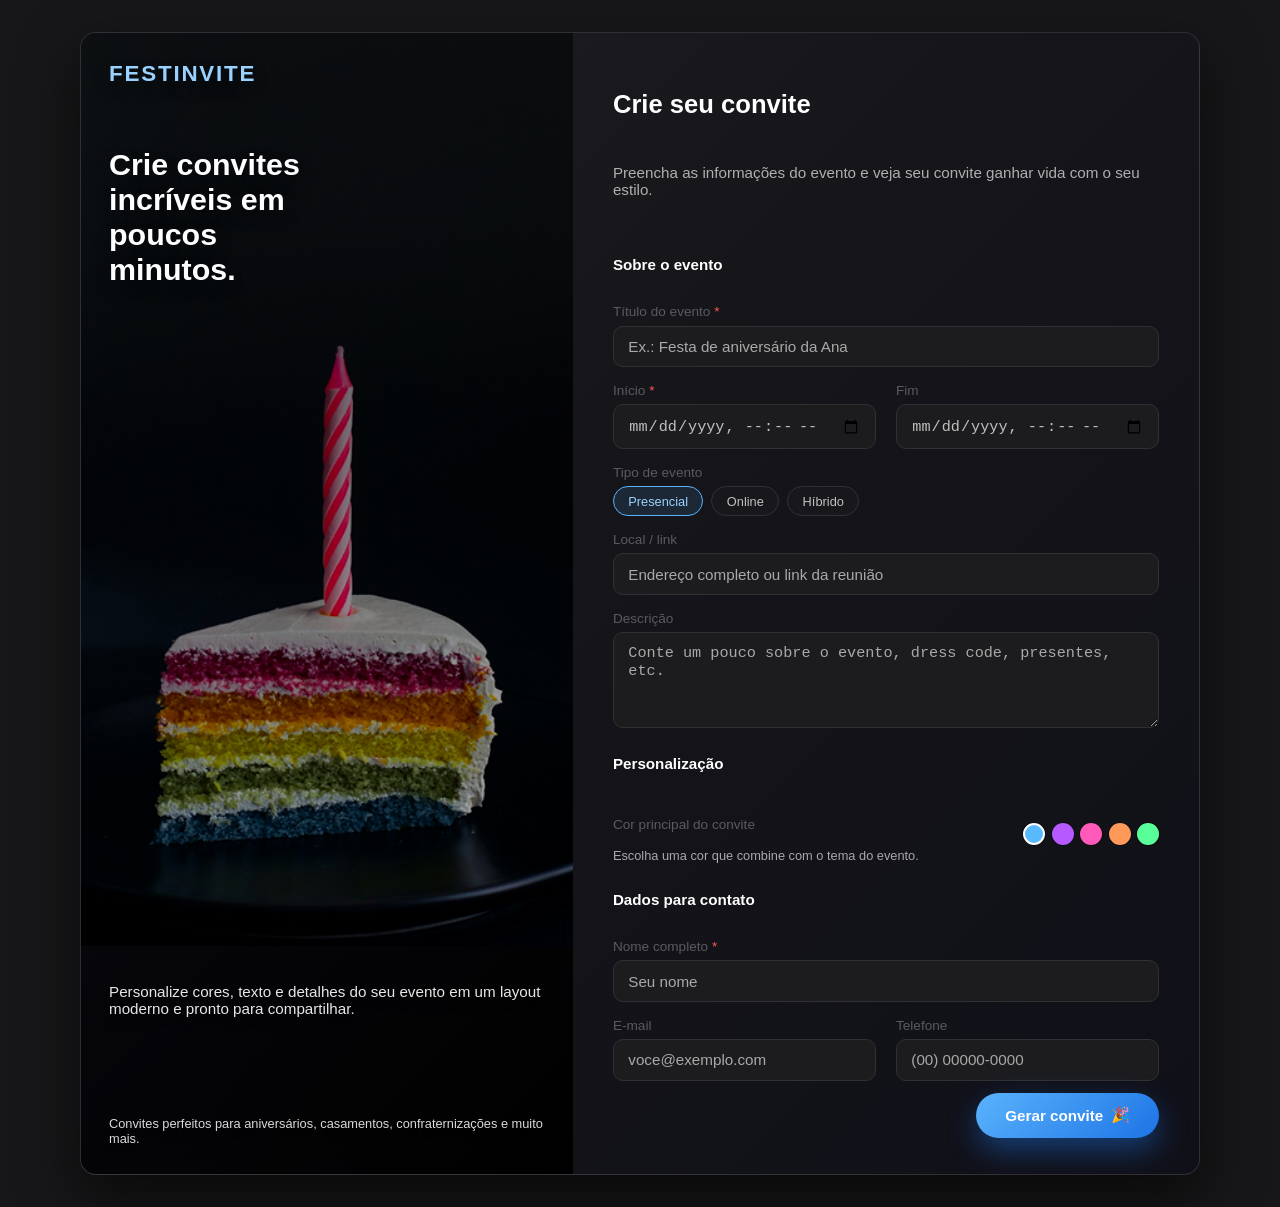
<file: formularioConvite/index.html>
<!DOCTYPE html>
<html lang="pt-BR">
<head>
  <meta charset="UTF-8">
  <title>Festinvite - Crie seu convite</title>
  <meta name="viewport" content="width=device-width, initial-scale=1.0">
  <link rel="stylesheet" href="css/index.css">
</head>
<body>
  <div class="page-wrapper">
    <div class="card-shell">
      <!-- LADO ESQUERDO: FOTO / HERO -->
      <aside class="card-media" aria-hidden="true">
        <img src="assests/logo.png" alt="Bolo colorido com velas">
        <div class="card-media-overlay"></div>
        <div class="card-media-content">
          <header>
            <div class="brand-mark">Festinvite</div>
          </header>

          <div>
            <h1 class="media-title">Crie convites incríveis em poucos minutos.</h1>
            <p class="media-subtitle">
              Personalize cores, texto e detalhes do seu evento em um layout moderno e pronto para compartilhar.
            </p>
          </div>

          <small style="font-size: 0.8rem; opacity: 0.85;">
            Convites perfeitos para aniversários, casamentos, confraternizações e muito mais.
          </small>
        </div>
      </aside>

      <!-- LADO DIREITO: FORMULÁRIO COMPLETO -->
      <main class="card-form">
        <header class="card-form-header">
          <h2 class="card-form-title">Crie seu convite</h2>
          <p class="card-form-subtitle">
            Preencha as informações do evento e veja seu convite ganhar vida com o seu estilo.
          </p>
        </header>

        <form novalidate>
          <!-- Sobre o evento -->
          <section class="form-section" aria-labelledby="sec-evento">
            <h3 id="sec-evento" class="form-section-title">Sobre o evento</h3>

            <div class="form-grid">
              <div class="form-group form-grid-full">
                <label class="form-label" for="title">
                  Título do evento <span>*</span>
                </label>
                <input
                  id="title"
                  class="input-control"
                  type="text"
                  placeholder="Ex.: Festa de aniversário da Ana"
                  required
                >
              </div>

              <div class="form-group">
                <label class="form-label" for="start">
                  Início <span>*</span>
                </label>
                <input
                  id="start"
                  class="input-control"
                  type="datetime-local"
                  required
                >
              </div>

              <div class="form-group">
                <label class="form-label" for="end">
                  Fim
                </label>
                <input
                  id="end"
                  class="input-control"
                  type="datetime-local"
                >
              </div>

              <div class="form-group form-grid-full">
                <label class="form-label">
                  Tipo de evento
                </label>
                <div class="chip-group" role="radiogroup" aria-label="Tipo de evento">
                  <button type="button" class="chip chip--active">Presencial</button>
                  <button type="button" class="chip">Online</button>
                  <button type="button" class="chip">Híbrido</button>
                </div>
              </div>

              <div class="form-group form-grid-full">
                <label class="form-label" for="location">
                  Local / link
                </label>
                <input
                  id="location"
                  class="input-control"
                  type="text"
                  placeholder="Endereço completo ou link da reunião"
                >
              </div>

              <div class="form-group form-grid-full">
                <label class="form-label" for="description">
                  Descrição
                </label>
                <textarea
                  id="description"
                  class="textarea-control"
                  placeholder="Conte um pouco sobre o evento, dress code, presentes, etc."
                ></textarea>
              </div>
            </div>
          </section>

          <!-- Personalização -->
          <section class="form-section" aria-labelledby="sec-personalizacao">
            <h3 id="sec-personalizacao" class="form-section-title">Personalização</h3>

            <div class="form-grid">
              <div class="form-group form-grid-full">
                <div class="color-row">
                  <div>
                    <p class="form-label">Cor principal do convite</p>
                    <small style="font-size: 0.8rem; color: var(--input-placeholder);">
                      Escolha uma cor que combine com o tema do evento.
                    </small>
                  </div>
                  <div class="color-dots">
                    <button type="button" class="color-dot color-dot--active" style="background: var(--accent-blue);"></button>
                    <button type="button" class="color-dot" style="background: var(--accent-purple);"></button>
                    <button type="button" class="color-dot" style="background: var(--accent-pink);"></button>
                    <button type="button" class="color-dot" style="background: var(--accent-orange);"></button>
                    <button type="button" class="color-dot" style="background: var(--accent-green);"></button>
                  </div>
                </div>
              </div>
            </div>
          </section>

          <!-- Contato -->
          <section class="form-section" aria-labelledby="sec-contato">
            <h3 id="sec-contato" class="form-section-title">Dados para contato</h3>

            <div class="form-grid">
              <div class="form-group form-grid-full">
                <label class="form-label" for="name">
                  Nome completo <span>*</span>
                </label>
                <input
                  id="name"
                  class="input-control"
                  type="text"
                  placeholder="Seu nome"
                  required
                >
                <p class="error-message" aria-live="polite" style="display:none;">
                  Campo obrigatório
                </p>
              </div>

              <div class="form-group">
                <label class="form-label" for="email">
                  E-mail
                </label>
                <input
                  id="email"
                  class="input-control"
                  type="email"
                  placeholder="voce@exemplo.com"
                >
              </div>

              <div class="form-group">
                <label class="form-label" for="phone">
                  Telefone
                </label>
                <input
                  id="phone"
                  class="input-control"
                  type="tel"
                  placeholder="(00) 00000-0000"
                >
              </div>
            </div>
          </section>

          <div class="form-footer">
            <button type="submit" class="button-primary">
              <span>Gerar convite</span>
              <span>🎉</span>
            </button>
          </div>
        </form>
      </main>
    </div>
  </div>
</body>
</html>
</file>
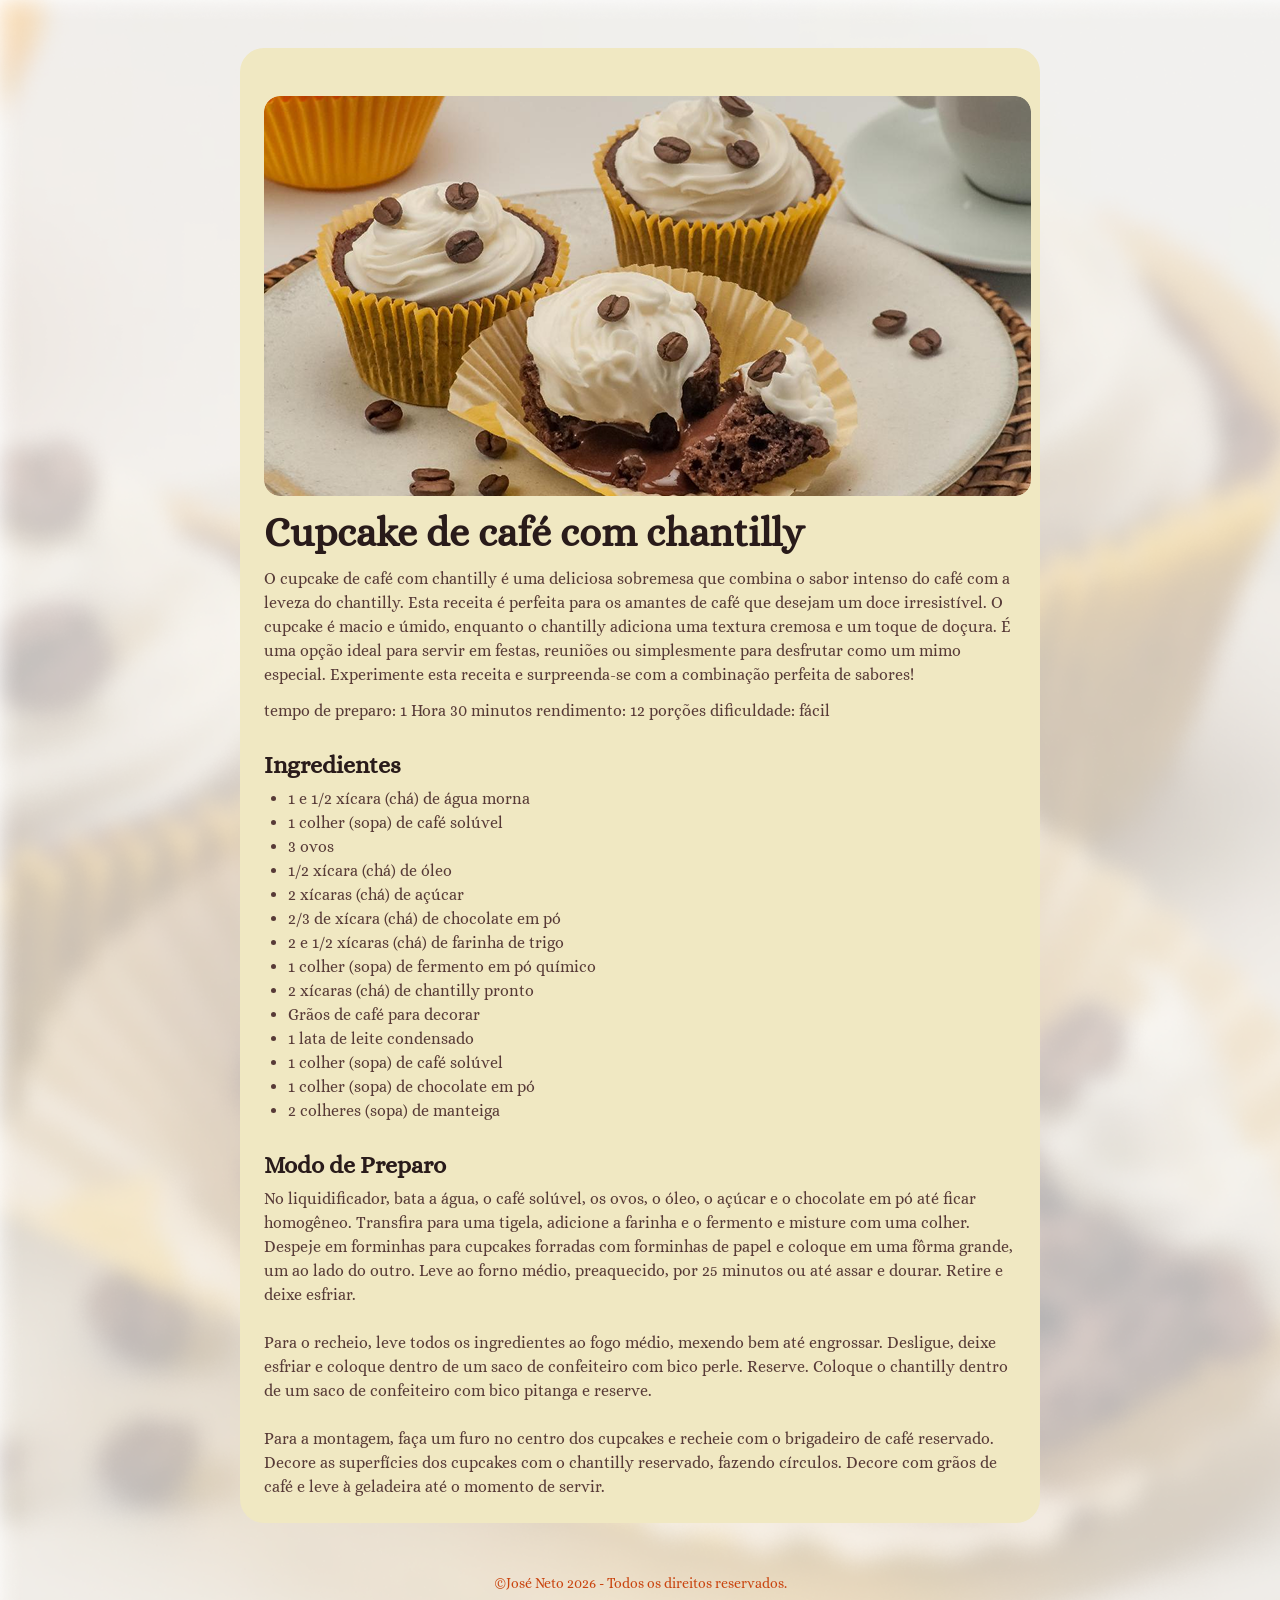
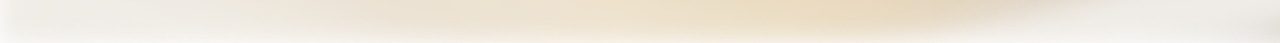
<file: pagReceita/index.html>
<!DOCTYPE html>
<html lang="pt-BR">
<head>
  <link rel="preconnect" href="https://fonts.googleapis.com">
  <link rel="preconnect" href="https://fonts.gstatic.com" crossorigin>
  <meta charset="UTF-8">
  <meta name="viewport" content="width=device-width, initial-scale=1.0">
  <link rel="stylesheet" href="style.css">
  <link href="https://fonts.googleapis.com/css2?family=Alice&display=swap" rel="stylesheet">
  <title>Página de Receita</title>
  
</head>
<body>
  <div id="page">
    <main>
      <img src="/pagReceita/assests/main-image.png" alt="Imagem principal da receita">
      <section id="about">
        <h1>Cupcake de café com chantilly</h1>
        <p>
          O cupcake de café com chantilly é uma deliciosa sobremesa que combina o sabor intenso do café com a leveza do chantilly. Esta receita é perfeita para os amantes de café que desejam um doce irresistível. O cupcake é macio e úmido, enquanto o chantilly adiciona uma textura cremosa e um toque de doçura. É uma opção ideal para servir em festas, reuniões ou simplesmente para desfrutar como um mimo especial. Experimente esta receita e surpreenda-se com a combinação perfeita de sabores!
        </p>
        <p>
          tempo de preparo: 1 Hora 30 minutos
          rendimento: 12 porções
          dificuldade: fácil
        </p>
      </section>
      <section id="ingredients">
        <h2>Ingredientes</h2>
        <ul>
         <li>1 e 1/2 xícara (chá) de água morna</li>
          <li>1 colher (sopa) de café solúvel</li>
          <li>3 ovos</li>
          <li>1/2 xícara (chá) de óleo</li>
          <li>2 xícaras (chá) de açúcar</li>
          <li>2/3 de xícara (chá) de chocolate em pó</li>
          <li>2 e 1/2 xícaras (chá) de farinha de trigo</li>
          <li>1 colher (sopa) de fermento em pó químico</li>
          <li>2 xícaras (chá) de chantilly pronto</li>
          <li>Grãos de café para decorar</li>
          <li>1 lata de leite condensado</li>
          <li>1 colher (sopa) de café solúvel</li>
          <li>1 colher (sopa) de chocolate em pó</li>
          <li>2 colheres (sopa) de manteiga</li>
        </ul>
      </section>
      <section id="preparation">
        <h2>Modo de Preparo</h2>
          <p>
              No liquidificador, bata a água, o café solúvel, os ovos, o óleo, o açúcar e o chocolate em pó até ficar homogêneo. Transfira para uma tigela, adicione a farinha e o fermento e misture com uma colher. Despeje em forminhas para cupcakes forradas com forminhas de papel e coloque em uma fôrma grande, um ao lado do outro. Leve ao forno médio, preaquecido, por 25 minutos ou até assar e dourar. Retire e deixe esfriar. <br><br>
              Para o recheio, leve todos os ingredientes ao fogo médio, mexendo bem até engrossar. Desligue, deixe esfriar e coloque dentro de um saco de confeiteiro com bico perle. Reserve. Coloque o chantilly dentro de um saco de confeiteiro com bico pitanga e reserve. 
              <br><br>
              Para a montagem, faça um furo no centro dos cupcakes e recheie com o brigadeiro de café reservado. Decore as superfícies dos cupcakes com o chantilly reservado, fazendo círculos. Decore com grãos de café e leve à geladeira até o momento de servir.
          </p>
      </section>
    </main>
  </div>
  <footer>
      <p>©José Neto 2026 - Todos os direitos reservados.</p>
    </footer>
  
</body>
</html>
</file>
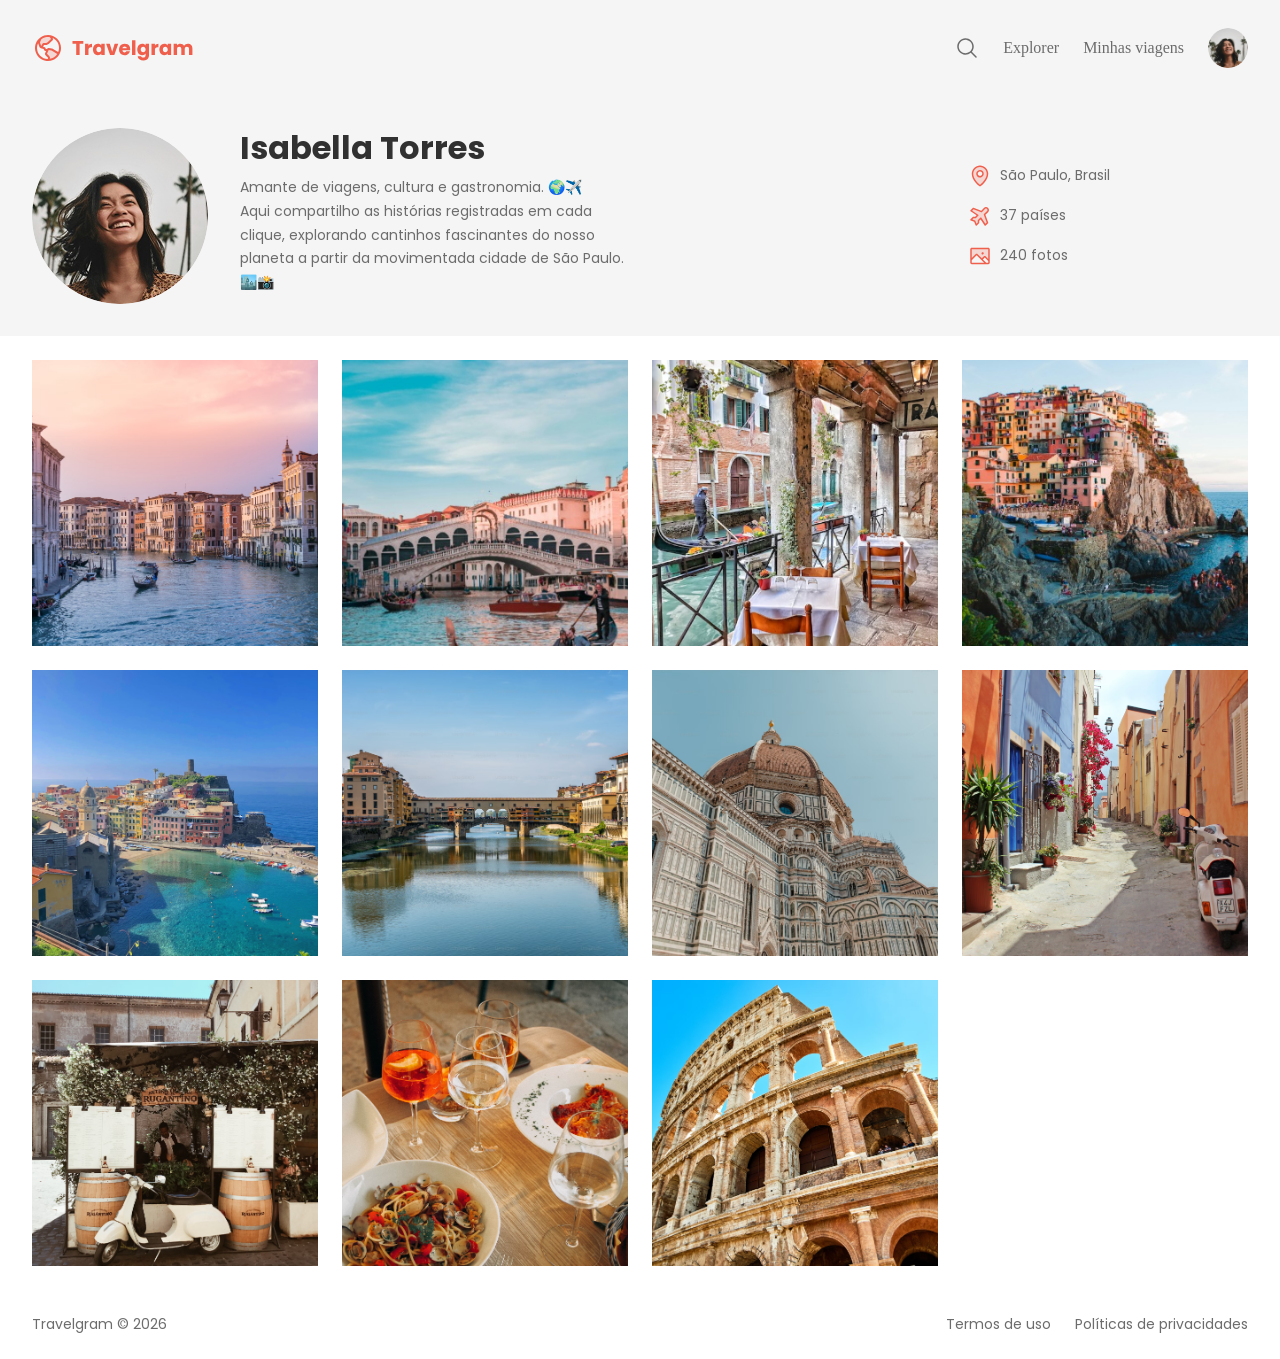
<file: perfilViagem/index.html>
<!DOCTYPE html>
<html lang="pt-BR">
<head>

  <link rel="preconnect" href="https://fonts.googleapis.com">
  <link rel="preconnect" href="https://fonts.gstatic.com" crossorigin>
  

  <meta charset="UTF-8">
  <meta name="viewport" content="width=device-width, initial-scale=1.0">
  <title>Travelgram | Perfil de viagens</title>
  <link rel="stylesheet" href="styles/index.css">

  <link href="https://fonts.googleapis.com/css2?family=Alice&family=Poppins:ital,wght@0,100;0,200;0,300;0,400;0,500;0,600;0,700;0,800;0,900;1,100;1,200;1,300;1,400;1,500;1,600;1,700;1,800;1,900&display=swap" rel="stylesheet">
</head>
<body>
  <div class="bg-surface-color">
    <nav class="container">
      <a href="#" id="logo">
        <img src="assets/Logo.svg" alt="Logo do Travelgram">
      </a>
      <ul id="primary-menu">
        <li>
          <a href="#">
            <img src="assets/icons/MagnifyingGlass.svg" alt="ícone de lupa">
          </a>
        </li>
        <li><a href="#">Explorer</a></li>
        <li><a href="#">Minhas viagens</a></li>
        <li><a href="#">
          <img src="assets/images/Profile pic.png" alt="Imagem de isabella Torres">
        </a></li>
      </ul>
    </nav>
  
    <header>
      <div class="container">
        <div id="profile">
          <img src="assets/images/Profile pic.png" alt="Imagem de isabella Torres">
          <div>
            <h1>Isabella Torres</h1>
            <p>
              Amante de viagens, cultura e gastronomia. 🌍✈️<br>
              Aqui compartilho as histórias registradas em cada clique, explorando cantinhos fascinantes do nosso planeta a partir da movimentada cidade de São Paulo. 🏙️📸
            </p>
            </div>
          
          </div>
          <ul id="info">
            <li>
              <img src="assets/icons/MapPin.svg" alt="Icone de localização">
              <span>São Paulo, Brasil</span>
            </li>
            <li>
              <img src="assets/icons/AirplaneTilt.svg" alt="Icone de avião ">
              <span>37 países</span>
            </li>
            <li>
              <img src="assets/icons/Image.svg" alt="Icone de imagem">
              <span>240 fotos</span>
            </li>
          </ul>
        </div>
      </header>
  </div> 
  <main class="container">
    <img src="assets/images/Image 02.png" alt="...">
    <img src="assets/images/Image 03.png" alt="...">
    <img src="assets/images/Image 04.png" alt="...">
    <img src="assets/images/Image 05.png" alt="...">
    <img src="assets/images/Image 06.png" alt="...">
    <img src="assets/images/Image 07.png" alt="...">
    <img src="assets/images/Image 08.png" alt="...">
    <img src="assets/images/Image 09.png" alt="...">
    <img src="assets/images/Image 10.png" alt="...">
    <img src="assets/images/Image 11.png" alt="...">
    <img src="assets/images/Image 12.png" alt="...">
  </main>
  <footer class="container">
    <span>
      Travelgram &copy; 2026
    </span>
    <span>
      Termos de uso
    </span>
    <span>
      Políticas de privacidades
    </span>
  </footer>
</body>
</html>
</file>
<file: formularioConvite/css/index.css>
@import url(global.css);
@import url(layout.css);
@import url(components.css);
@import url(form.css);
</file>
<file: pagReceita/style.css>
/* Base styles for the document */
*{
  margin: 0;
  padding: 0;
}


:root {
  font-family: 'Alice', serif;
  line-height: 150%;
  color: #573a37;
}

body {
  background-image: url(assests/bg-image.png);
  background-size: cover;
}

#page {
  box-sizing: border-box;
  width: 800px;
  padding: 24px;
  background-color: #f0e8c2;
  border-radius: 24px;
  margin: 48px auto;
}

img {
  border-radius: 16px;
}

main {
  margin-top: 24px;
}

section + section {
  margin-top: 24px;
}

#about p + p {
  margin-top: 12px;
}

h1 {
  line-height: 120%;
  font-size: 40px;
  
}

h2 {
  font-size: 24px;
}

h1, h2 {
  color: #291b1a;
  margin-bottom: 4px;
  line-height: 150%;
}

ul {
  padding-left: 24px;
}

footer {
  padding-bottom: 48px;
  text-align: center;
  font-size: 14px;
  color: #c9440f;
}
</file>
<file: perfilViagem/styles/index.css>
@import url(global.css);
@import url(nav.css);
@import url(header.css);
@import url(main.css);
@import url(footer.css);
</file>
